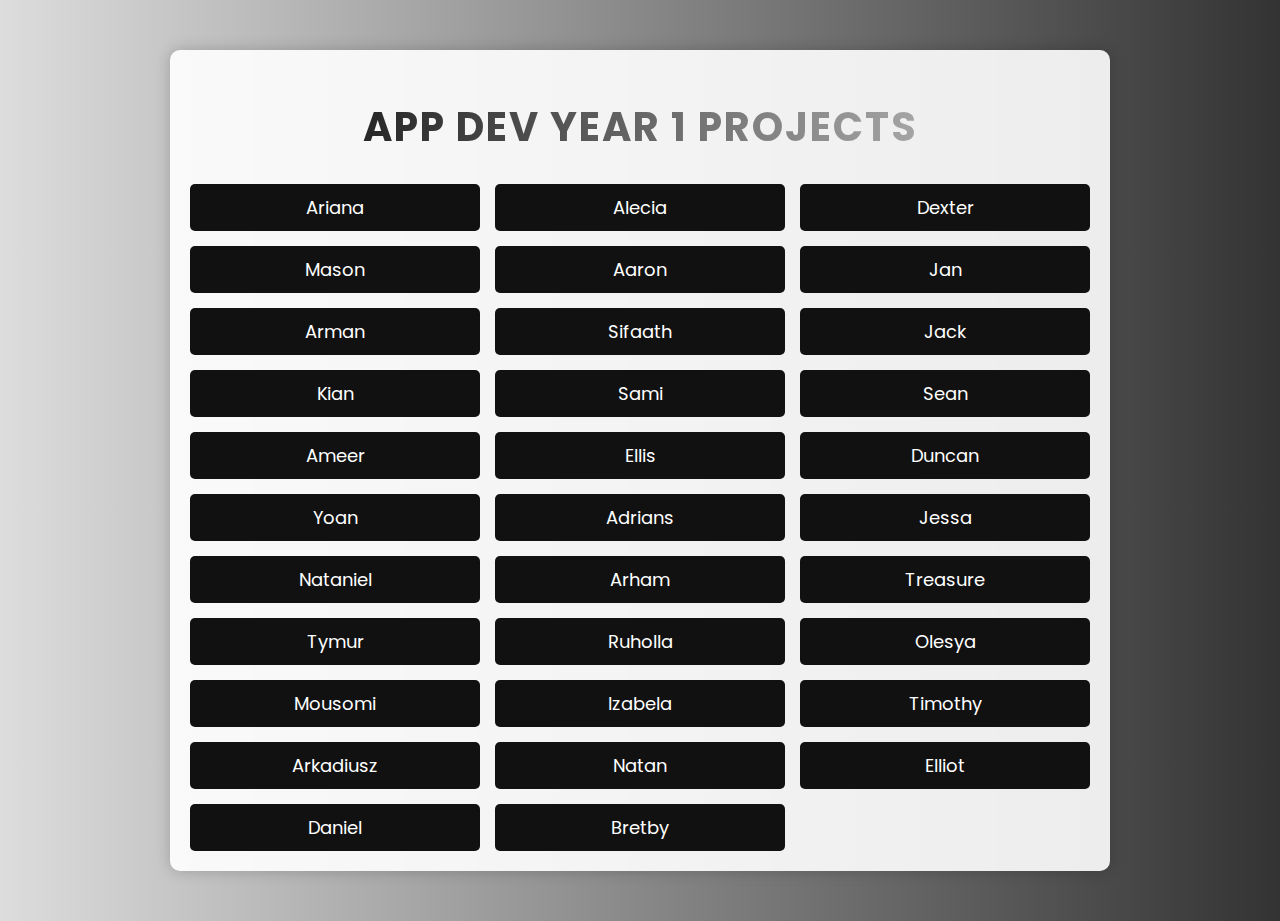
<file: AD1Projects/Index.html>
<!DOCTYPE html>
<html lang="en">
<head>
    <meta charset="UTF-8">
    <meta name="viewport" content="width=device-width, initial-scale=1.0">
    <title>App Dev Year 1 Project Work</title>
    <style>
        body {
            font-family: 'Poppins', sans-serif;
            background: linear-gradient(to right, #DDD, #333);
            color: white;
            text-align: center;
            margin: 0;
            padding: 0;
        }
        .container {
            max-width: 900px;
            margin: 50px auto;
            background: rgba(255, 255, 255, 0.9);
            padding: 20px;
            border-radius: 10px;
            box-shadow: 0 0 15px rgba(0, 0, 0, 0.2);
            color: #333;
        }
        h1 {
            color: #000000;
            font-size: 2.5em;
            font-weight: 700;
            text-transform: uppercase;
            letter-spacing: 2px;
            background: linear-gradient(to right, #000, #CCC);
            -webkit-background-clip: text;
            -webkit-text-fill-color: transparent;
        }
        .grid {
            display: grid;
            grid-template-columns: repeat(3, 1fr);
            gap: 15px;
            padding: 0;
        }
        .grid a, .centered-links a {
            display: block;
            text-decoration: none;
            color: white;
            background: #111;
            padding: 10px 15px;
            border-radius: 5px;
            transition: background 0.3s ease-in-out;
            font-size: 18px;
        }
        .grid a:hover, .centered-links a:hover {
            background: #CCC;
			color: black;
        }
        .centered-links {
            display: flex;
            justify-content: center;
            gap: 15px;
            margin-top: 15px;
        }
    </style>
    <link href="https://fonts.googleapis.com/css2?family=Poppins:wght@300;400;600&display=swap" rel="stylesheet">
</head>
<body>
    <div class="container">
        <h1>App Dev Year 1 Projects</h1>
        <div class="grid">
            <a href="about:blank" target="_blank">Ariana</a>
			<a href="about:blank" target="_blank">Alecia</a>
			<a href="about:blank" target="_blank">Dexter</a>
			<a href="about:blank" target="_blank">Mason</a>
			<a href="about:blank" target="_blank">Aaron</a>
			<a href="about:blank" target="_blank">Jan</a>
			<a href="about:blank" target="_blank">Arman</a>
			<a href="about:blank" target="_blank">Sifaath</a>
			<a href="about:blank" target="_blank">Jack</a>
			<a href="about:blank" target="_blank">Kian</a>
			<a href="about:blank" target="_blank">Sami</a>
			<a href="about:blank" target="_blank">Sean</a>
			<a href="about:blank" target="_blank">Ameer</a>
			<a href="about:blank" target="_blank">Ellis</a>
			<a href="about:blank" target="_blank">Duncan</a>
			<a href="about:blank" target="_blank">Yoan</a>
			<a href="about:blank" target="_blank">Adrians</a>
			<a href="about:blank" target="_blank">Jessa</a>
			<a href="about:blank" target="_blank">Nataniel</a>
			<a href="about:blank" target="_blank">Arham</a>
			<a href="about:blank" target="_blank">Treasure</a>
			<a href="https://tymurrr.github.io/Tymur/" target="_blank">Tymur</a>
			<a href="about:blank" target="_blank">Ruholla</a>
			<a href="about:blank" target="_blank">Olesya</a>
			<a href="about:blank" target="_blank">Mousomi</a>
			<a href="about:blank" target="_blank">Izabela</a>
			<a href="about:blank" target="_blank">Timothy</a>
			<a href="about:blank" target="_blank">Arkadiusz</a>
			<a href="about:blank" target="_blank">Natan</a>
			<a href="about:blank" target="_blank">Elliot</a>
			<a href="about:blank" target="_blank">Daniel</a>
			<a href="about:blank" target="_blank">Bretby</a>
        </div>
    </div>
</body>
</html>
</file>
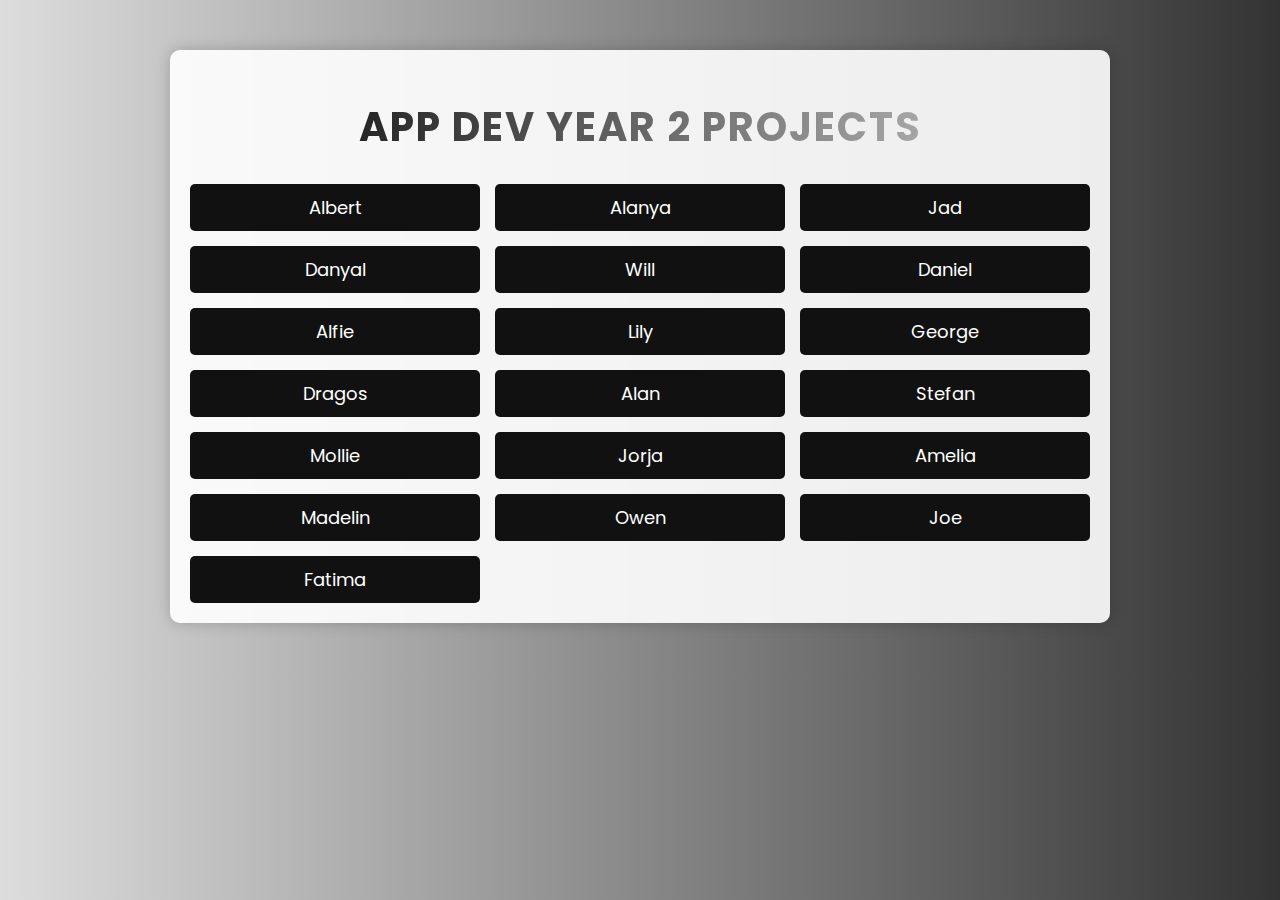
<file: AD2Projects/Index.html>
<!DOCTYPE html>
<html lang="en">
<head>
    <meta charset="UTF-8">
    <meta name="viewport" content="width=device-width, initial-scale=1.0">
    <title>App Dev Year 2 Project Work</title>
    <style>
        body {
            font-family: 'Poppins', sans-serif;
            background: linear-gradient(to right, #DDD, #333);
            color: white;
            text-align: center;
            margin: 0;
            padding: 0;
        }
        .container {
            max-width: 900px;
            margin: 50px auto;
            background: rgba(255, 255, 255, 0.9);
            padding: 20px;
            border-radius: 10px;
            box-shadow: 0 0 15px rgba(0, 0, 0, 0.2);
            color: #333;
        }
        h1 {
            color: #000000;
            font-size: 2.5em;
            font-weight: 700;
            text-transform: uppercase;
            letter-spacing: 2px;
            background: linear-gradient(to right, #000, #CCC);
            -webkit-background-clip: text;
            -webkit-text-fill-color: transparent;
        }
        .grid {
            display: grid;
            grid-template-columns: repeat(3, 1fr);
            gap: 15px;
            padding: 0;
        }
        .grid a, .centered-links a {
            display: block;
            text-decoration: none;
            color: white;
            background: #111;
            padding: 10px 15px;
            border-radius: 5px;
            transition: background 0.3s ease-in-out;
            font-size: 18px;
        }
        .grid a:hover, .centered-links a:hover {
            background: #CCC;
			color: black;
        }
        .centered-links {
            display: flex;
            justify-content: center;
            gap: 15px;
            margin-top: 15px;
        }
    </style>
    <link href="https://fonts.googleapis.com/css2?family=Poppins:wght@300;400;600&display=swap" rel="stylesheet">
</head>
<body>
    <div class="container">
        <h1>App Dev Year 2 Projects</h1>
        <div class="grid">
            <a href="about:blank" target="_blank">Albert</a>
			<a href="about:blank" target="_blank">Alanya</a>
			<a href="about:blank" target="_blank">Jad</a>
			<a href="about:blank" target="_blank">Danyal</a>
			<a href="about:blank" target="_blank">Will</a>
			<a href="about:blank" target="_blank">Daniel</a>
			<a href="about:blank" target="_blank">Alfie</a>
			<a href="about:blank" target="_blank">Lily</a>
			<a href="about:blank" target="_blank">George</a>
			<a href="about:blank" target="_blank">Dragos</a>
			<a href="about:blank" target="_blank">Alan</a>
			<a href="about:blank" target="_blank">Stefan</a>
			<a href="about:blank" target="_blank">Mollie</a>
			<a href="about:blank" target="_blank">Jorja</a>
			<a href="about:blank" target="_blank">Amelia</a>
			<a href="about:blank" target="_blank">Madelin</a>
			<a href="about:blank" target="_blank">Owen</a>
			<a href="about:blank" target="_blank">Joe</a>
			<a href="about:blank" target="_blank">Fatima</a>
        </div>
    </div>
</body>
</html>
</file>
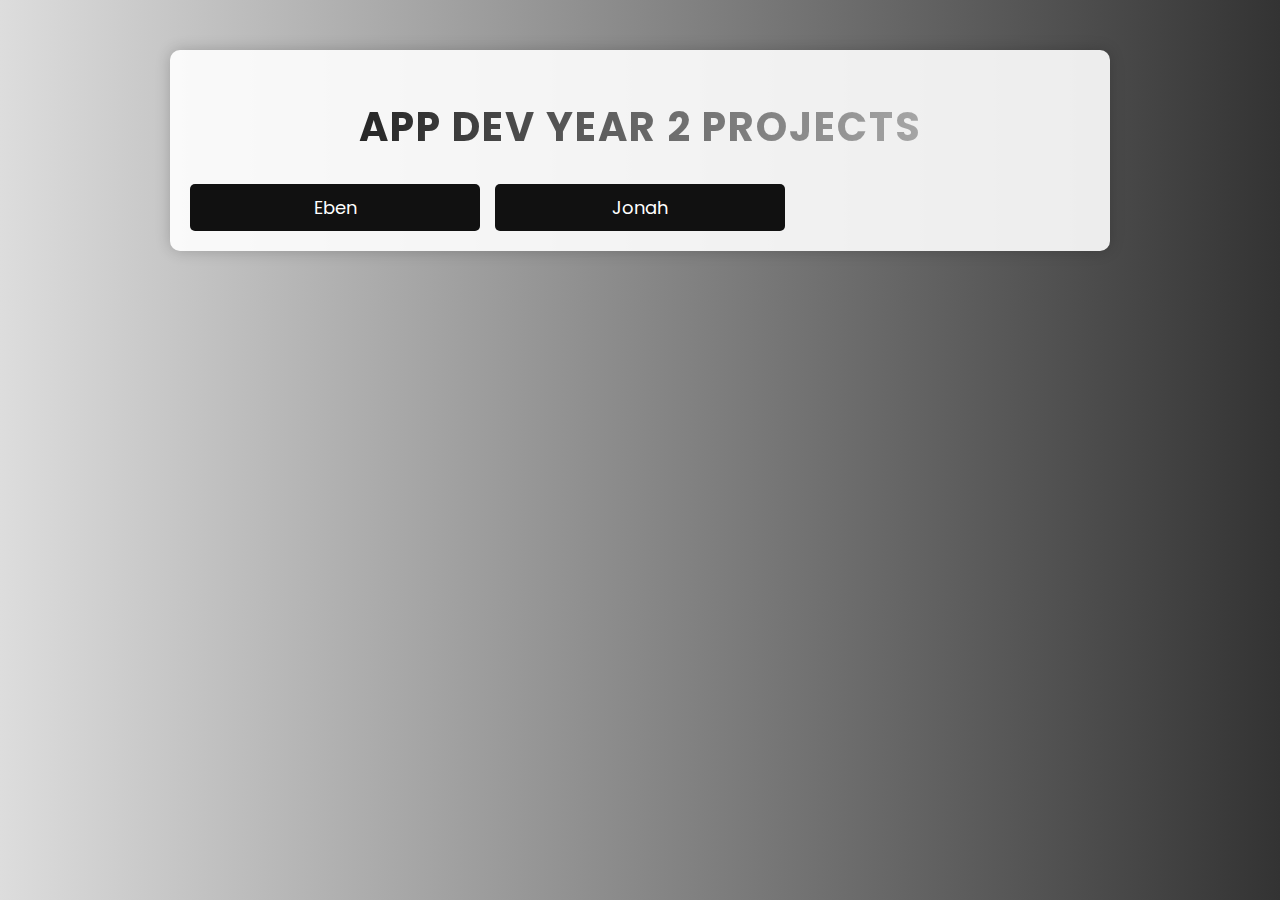
<file: AD2Projects2025/Index.html>
<!DOCTYPE html>
<html lang="en">
<head>
    <meta charset="UTF-8">
    <meta name="viewport" content="width=device-width, initial-scale=1.0">
    <title>App Dev Year 2 Project Work</title>
    <style>
        body {
            font-family: 'Poppins', sans-serif;
            background: linear-gradient(to right, #DDD, #333);
            color: white;
            text-align: center;
            margin: 0;
            padding: 0;
        }
        .container {
            max-width: 900px;
            margin: 50px auto;
            background: rgba(255, 255, 255, 0.9);
            padding: 20px;
            border-radius: 10px;
            box-shadow: 0 0 15px rgba(0, 0, 0, 0.2);
            color: #333;
        }
        h1 {
            color: #000000;
            font-size: 2.5em;
            font-weight: 700;
            text-transform: uppercase;
            letter-spacing: 2px;
            background: linear-gradient(to right, #000, #CCC);
            -webkit-background-clip: text;
            -webkit-text-fill-color: transparent;
        }
        .grid {
            display: grid;
            grid-template-columns: repeat(3, 1fr);
            gap: 15px;
            padding: 0;
        }
        .grid a, .centered-links a {
            display: block;
            text-decoration: none;
            color: white;
            background: #111;
            padding: 10px 15px;
            border-radius: 5px;
            transition: background 0.3s ease-in-out;
            font-size: 18px;
        }
        .grid a:hover, .centered-links a:hover {
            background: #CCC;
			color: black;
        }
        .centered-links {
            display: flex;
            justify-content: center;
            gap: 15px;
            margin-top: 15px;
        }
    </style>
    <link href="https://fonts.googleapis.com/css2?family=Poppins:wght@300;400;600&display=swap" rel="stylesheet">
</head>
<body>
    <div class="container">
        <h1>App Dev Year 2 Projects</h1>
        <div class="grid">
            <!--
			<a href="test">Syed</a>
			<a href="test">Alex</a>
			<a href="test">Kacper</a>
			<a href="test">Rahul</a>
			<a href="test">Yacob</a>
			<a href="test">Tom</a>
			<a href="test">Tilda</a>
			<a href="test">Aland</a>
			<a href="test">Sheriff</a>
			<a href="test">Ollie</a>
			-->
			<a href="https://qipinull.github.io/portfolio/">Eben</a>
			<a href=".\Jonah-AD2\index.html">Jonah</a>
			<!--
			<a href="test">Karl</a>
			<a href="test">Saad</a>
			<a href="test">Sean</a>
			<a href="test">Sanabal</a>
			-->
        </div>
    </div>
</body>
</html>
</file>
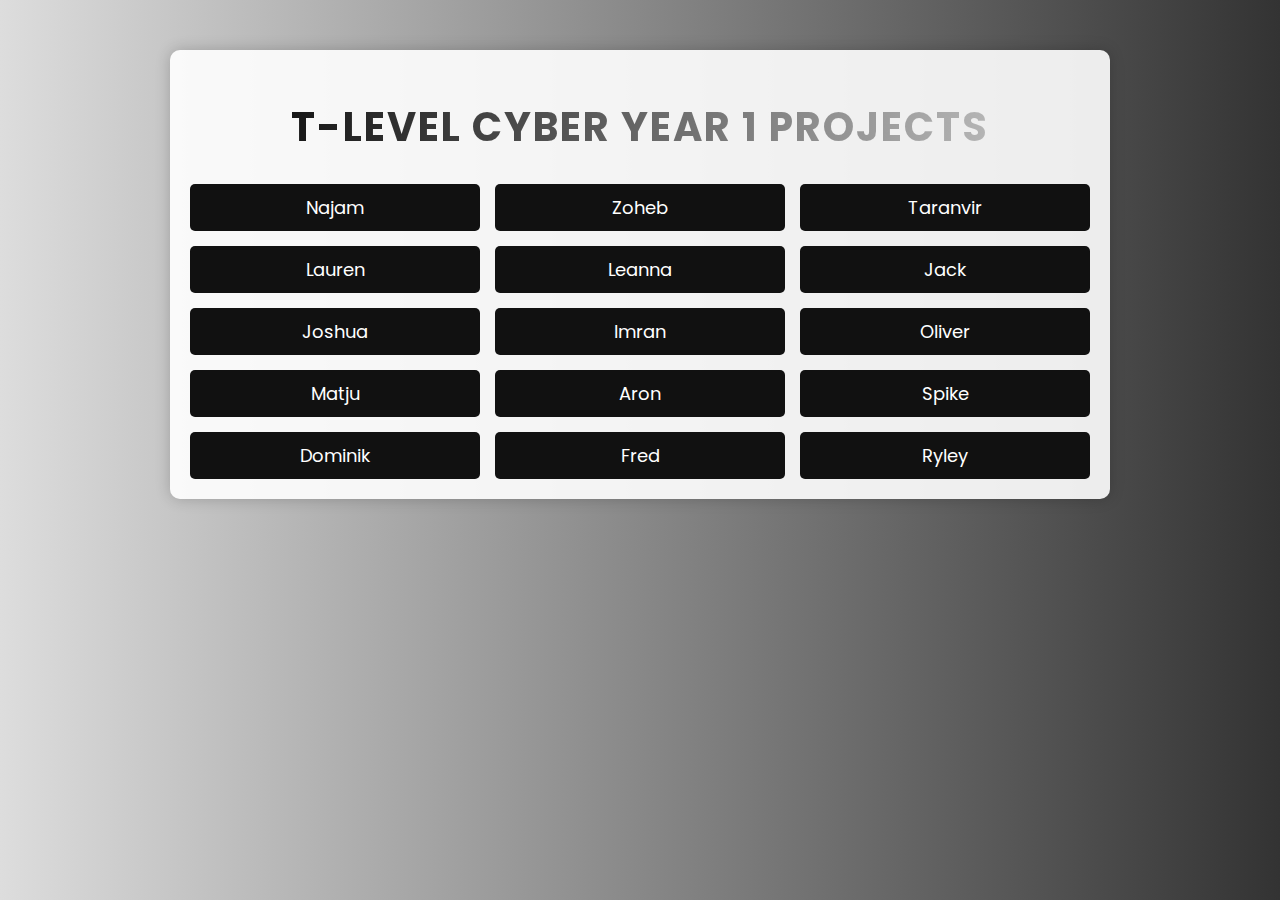
<file: Cyber1Projects/Index.html>
<!DOCTYPE html>
<html lang="en">
<head>
    <meta charset="UTF-8">
    <meta name="viewport" content="width=device-width, initial-scale=1.0">
    <title>T-Level Cyber Year 1 Project Work</title>
    <style>
        body {
            font-family: 'Poppins', sans-serif;
            background: linear-gradient(to right, #DDD, #333);
            color: white;
            text-align: center;
            margin: 0;
            padding: 0;
        }
        .container {
            max-width: 900px;
            margin: 50px auto;
            background: rgba(255, 255, 255, 0.9);
            padding: 20px;
            border-radius: 10px;
            box-shadow: 0 0 15px rgba(0, 0, 0, 0.2);
            color: #333;
        }
        h1 {
            color: #000000;
            font-size: 2.5em;
            font-weight: 700;
            text-transform: uppercase;
            letter-spacing: 2px;
            background: linear-gradient(to right, #000, #CCC);
            -webkit-background-clip: text;
            -webkit-text-fill-color: transparent;
        }
        .grid {
            display: grid;
            grid-template-columns: repeat(3, 1fr);
            gap: 15px;
            padding: 0;
        }
        .grid a, .centered-links a {
            display: block;
            text-decoration: none;
            color: white;
            background: #111;
            padding: 10px 15px;
            border-radius: 5px;
            transition: background 0.3s ease-in-out;
            font-size: 18px;
        }
        .grid a:hover, .centered-links a:hover {
            background: #CCC;
			color: black;
        }
        .centered-links {
            display: flex;
            justify-content: center;
            gap: 15px;
            margin-top: 15px;
        }
    </style>
    <link href="https://fonts.googleapis.com/css2?family=Poppins:wght@300;400;600&display=swap" rel="stylesheet">
</head>
<body>
    <div class="container">
        <h1>T-Level Cyber Year 1 Projects</h1>
        <div class="grid">
            <a href="about:blank" target="_blank">Najam</a>
            <a href="about:blank" target="_blank">Zoheb</a>
            <a href="about:blank" target="_blank">Taranvir</a>
			<a href="about:blank" target="_blank">Lauren</a>
			<a href="about:blank" target="_blank">Leanna</a>
            <a href="about:blank" target="_blank">Jack</a>
			<a href="about:blank" target="_blank">Joshua</a>
			<a href="about:blank" target="_blank">Imran</a>
			<a href="about:blank" target="_blank">Oliver</a>
			<a href="about:blank" target="_blank">Matju</a>
			<a href="about:blank" target="_blank">Aron</a>
			<a href="about:blank" target="_blank">Spike</a>
			<a href="about:blank" target="_blank">Dominik</a>
			<a href="about:blank" target="_blank">Fred</a>
			<a href="about:blank" target="_blank">Ryley</a>
        </div>
    </div>
</body>
</html>
</file>
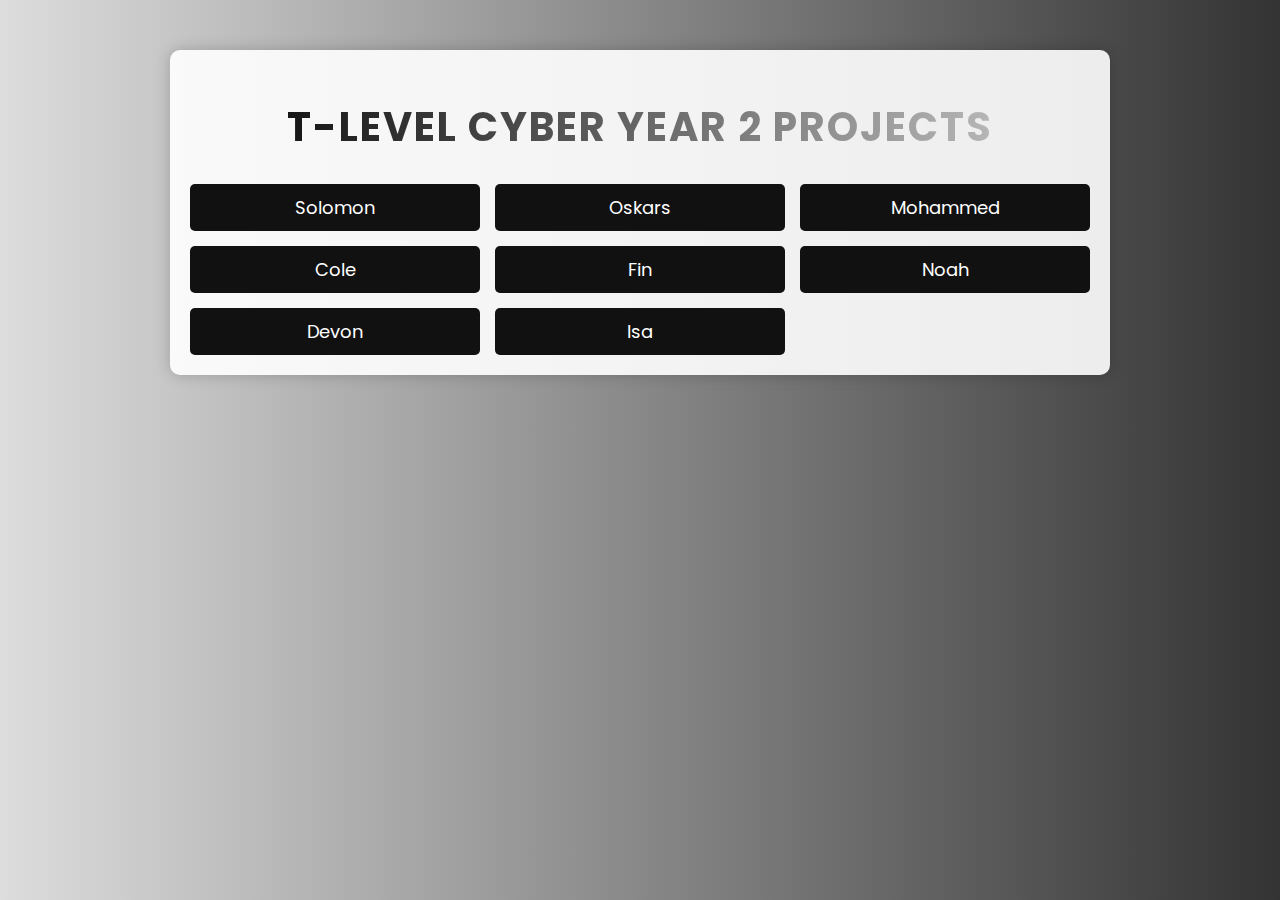
<file: Cyber2Projects/Index.html>
<!DOCTYPE html>
<html lang="en">
<head>
    <meta charset="UTF-8">
    <meta name="viewport" content="width=device-width, initial-scale=1.0">
    <title>T-Level Cyber Year 2 Project Work</title>
    <style>
        body {
            font-family: 'Poppins', sans-serif;
            background: linear-gradient(to right, #DDD, #333);
            color: white;
            text-align: center;
            margin: 0;
            padding: 0;
        }
        .container {
            max-width: 900px;
            margin: 50px auto;
            background: rgba(255, 255, 255, 0.9);
            padding: 20px;
            border-radius: 10px;
            box-shadow: 0 0 15px rgba(0, 0, 0, 0.2);
            color: #333;
        }
        h1 {
            color: #000000;
            font-size: 2.5em;
            font-weight: 700;
            text-transform: uppercase;
            letter-spacing: 2px;
            background: linear-gradient(to right, #000, #CCC);
            -webkit-background-clip: text;
            -webkit-text-fill-color: transparent;
        }
        .grid {
            display: grid;
            grid-template-columns: repeat(3, 1fr);
            gap: 15px;
            padding: 0;
        }
        .grid a, .centered-links a {
            display: block;
            text-decoration: none;
            color: white;
            background: #111;
            padding: 10px 15px;
            border-radius: 5px;
            transition: background 0.3s ease-in-out;
            font-size: 18px;
        }
        .grid a:hover, .centered-links a:hover {
            background: #CCC;
			color: black;
        }
        .centered-links {
            display: flex;
            justify-content: center;
            gap: 15px;
            margin-top: 15px;
        }
    </style>
    <link href="https://fonts.googleapis.com/css2?family=Poppins:wght@300;400;600&display=swap" rel="stylesheet">
</head>
<body>
    <div class="container">
        <h1>T-Level Cyber Year 2 Projects</h1>
        <div class="grid">
            <a href="https://solomon-hackett.github.io/" target="_blank">Solomon</a>
            <a href="https://oskarsiljins123.github.io/Oskars-Iljins-CV/" target="_blank">Oskars</a>
            <a href="https://bsdc-mohammed.github.io/" target="_blank">Mohammed</a>
            <a href="https://mathews-cole.github.io/" target="_blank">Cole</a>
            <a href="https://bsdc-finlay.github.io/" target="_blank">Fin</a>
            <a href="https://bsdc-noah.github.io/" target="_blank">Noah</a>
            <a href="https://bsdc-devon.github.io/" target="_blank">Devon</a>
            <a href="https://bsdc-isa.github.io/" target="_blank">Isa</a>
            
        </div>
    </div>
</body>
</html>
</file>
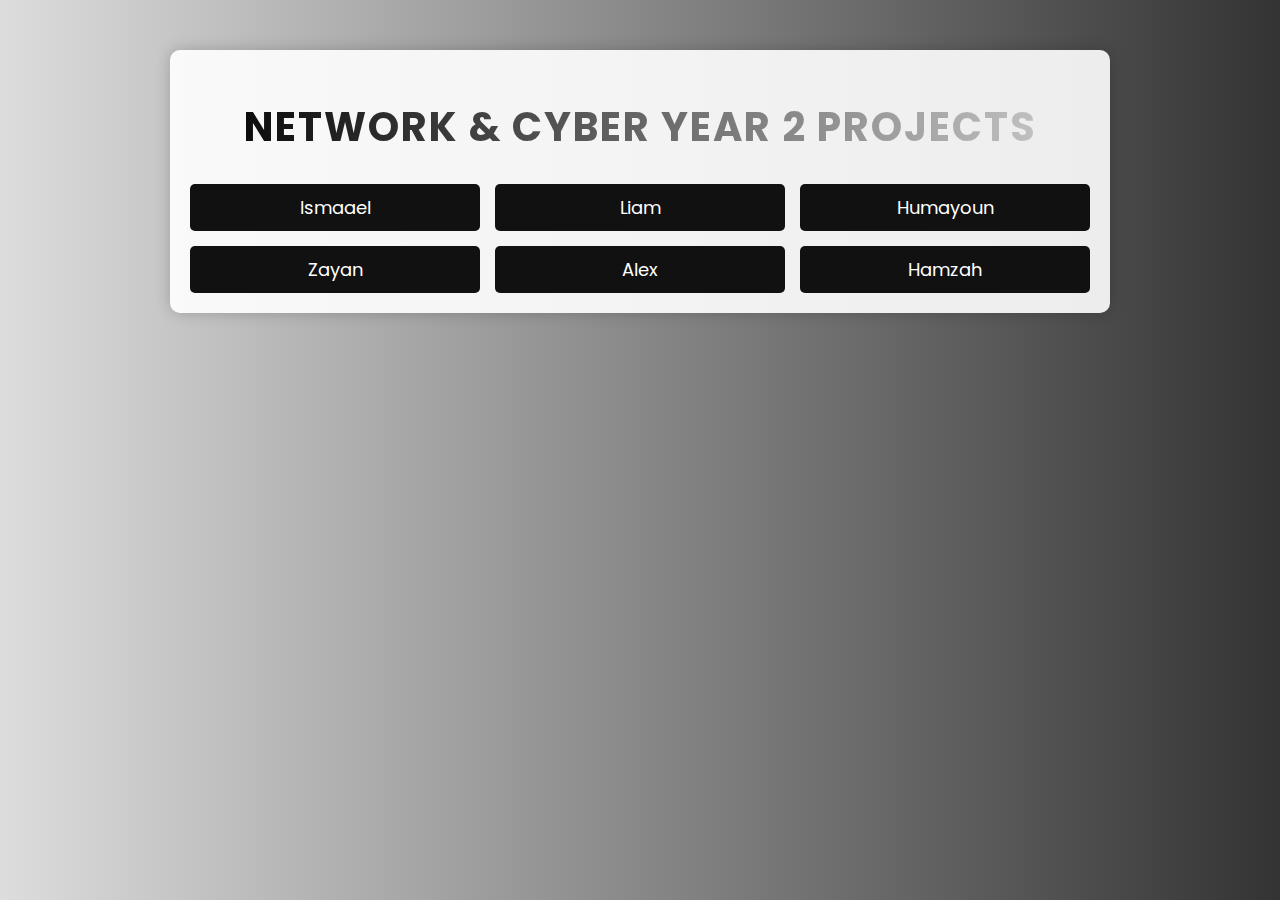
<file: Tech2Projects/Index.html>
<!DOCTYPE html>
<html lang="en">
<head>
    <meta charset="UTF-8">
    <meta name="viewport" content="width=device-width, initial-scale=1.0">
    <title>Network & Cyber Year 2 Project Work</title>
    <style>
        body {
            font-family: 'Poppins', sans-serif;
            background: linear-gradient(to right, #DDD, #333);
            color: white;
            text-align: center;
            margin: 0;
            padding: 0;
        }
        .container {
            max-width: 900px;
            margin: 50px auto;
            background: rgba(255, 255, 255, 0.9);
            padding: 20px;
            border-radius: 10px;
            box-shadow: 0 0 15px rgba(0, 0, 0, 0.2);
            color: #333;
        }
        h1 {
            color: #000000;
            font-size: 2.5em;
            font-weight: 700;
            text-transform: uppercase;
            letter-spacing: 2px;
            background: linear-gradient(to right, #000, #CCC);
            -webkit-background-clip: text;
            -webkit-text-fill-color: transparent;
        }
        .grid {
            display: grid;
            grid-template-columns: repeat(3, 1fr);
            gap: 15px;
            padding: 0;
        }
        .grid a, .centered-links a {
            display: block;
            text-decoration: none;
            color: white;
            background: #111;
            padding: 10px 15px;
            border-radius: 5px;
            transition: background 0.3s ease-in-out;
            font-size: 18px;
        }
        .grid a:hover, .centered-links a:hover {
            background: #CCC;
			color: black;
        }
        .centered-links {
            display: flex;
            justify-content: center;
            gap: 15px;
            margin-top: 15px;
        }
    </style>
    <link href="https://fonts.googleapis.com/css2?family=Poppins:wght@300;400;600&display=swap" rel="stylesheet">
</head>
<body>
    <div class="container">
        <h1>Network & Cyber Year 2 Projects</h1>
        <div class="grid">
            <!--
			<a href="https://example.com/project1" target="_blank">Dawood</a>
            <a href="https://bsdc-alberto.github.io/">Alberto</a>
			-->
            <a href="https://bsdc-ismaael.github.io/fitpal/fitpal.html">Ismaael</a>
			<!--
            <a href="https://example.com/project4" target="_blank">Musty</a>
            <a href="https://example.com/project5" target="_blank">Tom</a>
            <a href="https://example.com/project6" target="_blank">Fin</a>
            <a href="https://example.com/project7" target="_blank">Ben B</a>
            <a href="https://example.com/project8" target="_blank">Milosz</a>
            <a href="https://example.com/project9" target="_blank">Kyle</a>
			-->
            <a href="./Liam.html" target="_blank">Liam</a>
            <a href="https://humpanoon.github.io/bsdc-humayoun.github.io">Humayoun</a>
			<!--
            <a href="https://example.com/project12" target="_blank">Nyle</a>
            <a href="https://example.com/project13" target="_blank">Jamie</a>
			-->
            <a href="https://bsdc-zayan.github.io/">Zayan</a>
			<!--
            <a href="https://example.com/project15" target="_blank">Liviu</a>
            <a href="https://example.com/project16" target="_blank">Ryan</a>
			-->
            <a href="https://bsdc-alex.github.io/">Alex</a>
			<!--
            <a href="https://example.com/project18" target="_blank">Harry</a>
            <a href="https://example.com/project19" target="_blank">Owen R</a>
            <a href="https://example.com/project20" target="_blank">Mario</a>
            <a href="https://example.com/project21" target="_blank">Armandas</a>
			-->
            <a href="https://newtech-innovations-staging.b12sites.com/">Hamzah</a>
			<!--
            <a href="https://example.com/project23" target="_blank">Ant</a>
            <a href="https://example.com/project24" target="_blank">Ben W</a>
            <a href="https://example.com/project25" target="_blank">Owen W</a>
            <a href="https://example.com/project26" target="_blank">Ewan</a>
			-->
        </div>
    </div>
</body>
</html>
</file>
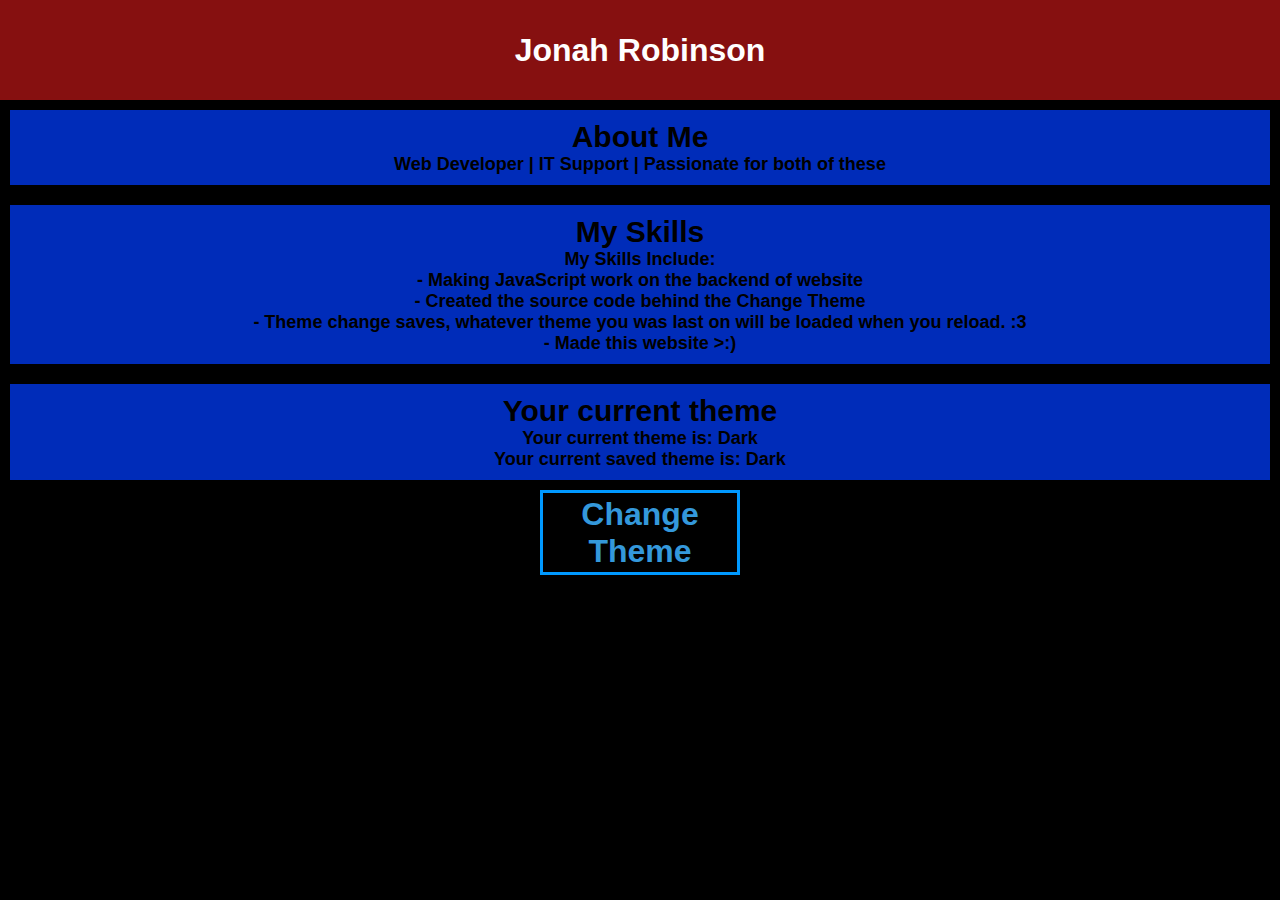
<file: AD2Projects2025/Jonah-AD2/index.html>
<!DOCTYPE html>
<head>
    <meta charset="UTF-8">
    <meta name="viewport" content="width=device-width, initial-scale=1.0">
    <title>Jonah Portfolio</title>
    <link rel="stylesheet" href="./styles.css">
</head>
<body id="body" onbeforeunload="saveTheme()"; onload="loadSave()">
    <header>
        <h1>Jonah Robinson</h1>
      </header>
      <section>
        <article>
          <h2>About Me</h2>
          <p id="bolden">Web Developer | IT Support | Passionate for both of these</p>
        </article>
        <article>
            <h2>My Skills</h2>
            <p id="bolden"> My Skills Include: <br>
                - Making JavaScript work on the backend of website <br>
                - Created the source code behind the Change Theme <br>
                - Theme change saves, whatever theme you was last on will be loaded when you reload. :3 <br>
                - Made this website >:)
            </p>
          </article>
          <article>
            <h2>Your current theme</h2>
            <p id="currTheme">Your current theme is: {JS.load}</p>
            <p id="savedTheme">Your current saved theme is: N/A</p>
          </article>
        <button class='button' onclick="themeChange()">Change Theme</button>
      </section>
</body>
<script src="./SEFB Controller.js"></script>
</html>
</file>
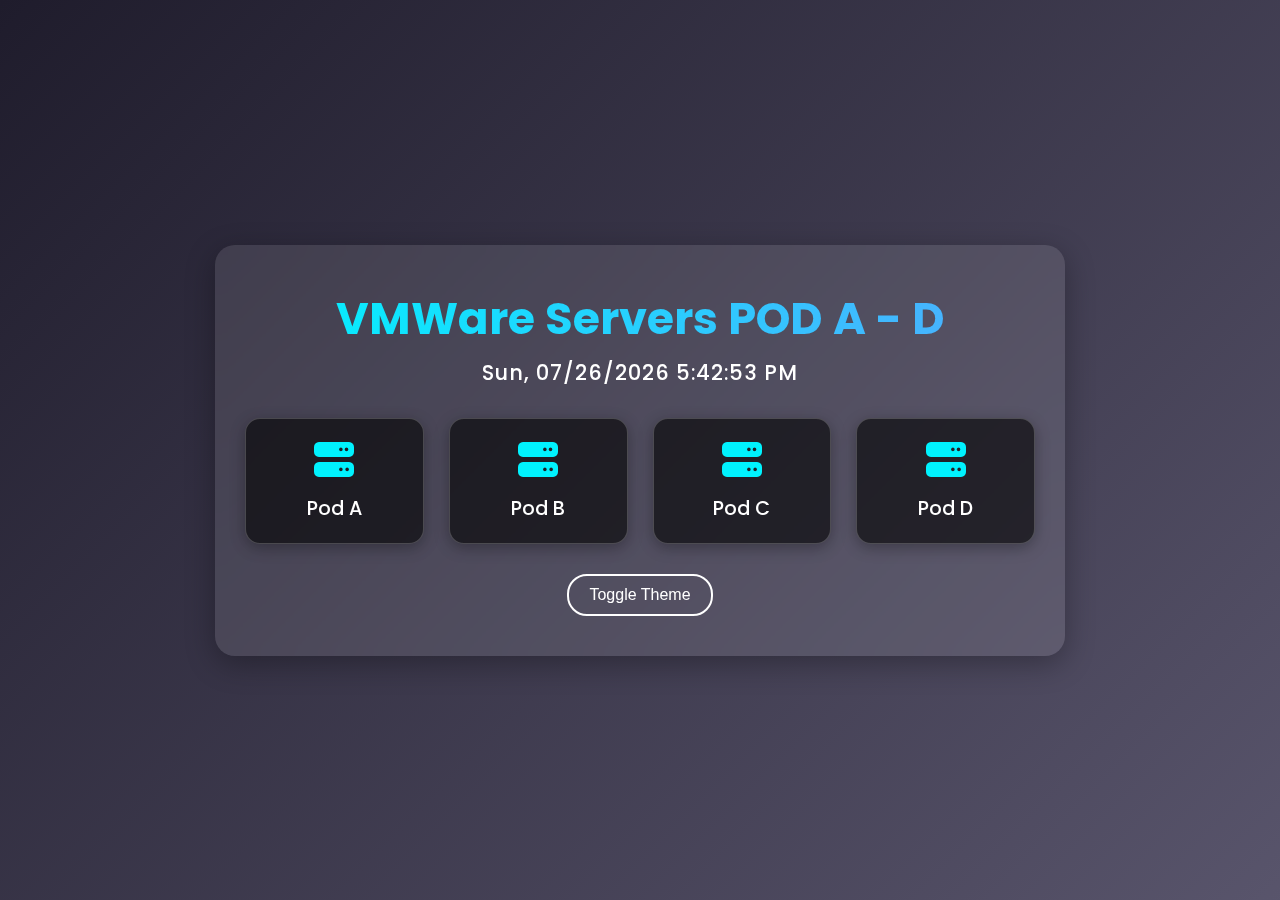
<file: PodServers.html>
<!DOCTYPE html>
<html lang="en">
<head>
  <meta charset="UTF-8" />
  <meta name="viewport" content="width=device-width, initial-scale=1.0"/>
  <title>VMWare Servers Pod A-D</title>

  <!-- Fonts & Icons -->
  <link href="https://fonts.googleapis.com/css2?family=Poppins:wght@300;400;600&display=swap" rel="stylesheet">
  <link rel="stylesheet" href="https://cdnjs.cloudflare.com/ajax/libs/font-awesome/6.5.0/css/all.min.css"/>

  <style>
    :root {
      --bg: linear-gradient(-45deg, #1f1c2c, #928dab, #1f1c2c);
      --text: #ffffff;
      --card-bg: rgba(0, 0, 0, 0.6);
      --card-icon: #00f2fe;
      --title-gradient: linear-gradient(to right, #00f2fe, #4facfe);
      --shadow: rgba(0, 255, 255, 0.3);
      --button-bg: transparent;
      --button-text: #ffffff;
      --button-hover-bg: #ffffff;
      --button-hover-text: #1f1c2c;
    }

    body.light {
      --bg: linear-gradient(to right, #e6f0ff, #ffffff);
      --text: #333333;
      --card-bg: rgba(255, 255, 255, 0.85);
      --card-icon: #003366;
      --title-gradient: linear-gradient(to right, #003366, #0059b3);
      --shadow: rgba(0, 51, 102, 0.2);
      --button-bg: transparent;
      --button-text: #333333;
      --button-hover-bg: #333333;
      --button-hover-text: #ffffff;
    }

    * {
      margin: 0;
      padding: 0;
      box-sizing: border-box;
    }

    body {
      font-family: 'Poppins', sans-serif;
      background: var(--bg);
      background-size: 400% 400%;
      animation: gradientShift 15s ease infinite;
      color: var(--text);
      display: flex;
      align-items: center;
      justify-content: center;
      min-height: 100vh;
      padding: 20px;
      transition: background 0.5s ease, color 0.5s ease;
    }

    @keyframes gradientShift {
      0% { background-position: 0% 50%; }
      50% { background-position: 100% 50%; }
      100% { background-position: 0% 50%; }
    }

    .container {
      background: rgba(255, 255, 255, 0.1);
      backdrop-filter: blur(10px);
      border-radius: 20px;
      padding: 40px 30px;
      max-width: 850px;
      width: 100%;
      box-shadow: 0 8px 30px rgba(0, 0, 0, 0.3);
      text-align: center;
    }

    h1 {
      font-size: 2.8rem;
      font-weight: 700;
      margin-bottom: 5px;
      background: var(--title-gradient);
      -webkit-background-clip: text;
      -webkit-text-fill-color: transparent;
    }

    /* New clock styling */
    #live-clock {
      font-size: 1.3rem;
      font-weight: 500;
      margin-bottom: 30px;
      color: var(--button-text);
      user-select: none;
      letter-spacing: 1px;
    }

    .grid {
      display: grid;
      grid-template-columns: repeat(auto-fit, minmax(160px, 1fr));
      gap: 25px;
      margin-bottom: 30px;
    }

    .card {
      background: var(--card-bg);
      border: 1px solid rgba(255, 255, 255, 0.2);
      padding: 20px;
      border-radius: 15px;
      transition: transform 0.3s ease, box-shadow 0.3s ease;
      text-decoration: none;
      color: var(--text);
      display: flex;
      flex-direction: column;
      align-items: center;
      box-shadow: 0 4px 15px rgba(0,0,0,0.3);
    }

    .card:hover {
      transform: rotateX(3deg) rotateY(3deg) scale(1.03);
      box-shadow: 0 6px 25px var(--shadow);
    }

    .card i {
      font-size: 2.5rem;
      margin-bottom: 15px;
      color: var(--card-icon);
      animation: pulse 2s infinite;
    }

    @keyframes pulse {
      0%, 100% { transform: scale(1); }
      50% { transform: scale(1.1); }
    }

    .card span {
      font-size: 1.2rem;
      font-weight: 500;
    }

    .theme-toggle-wrapper {
      display: flex;
      justify-content: center;
      margin-top: 20px;
    }

    .toggle-btn {
      background: var(--button-bg);
      border: 2px solid var(--button-text);
      border-radius: 20px;
      padding: 10px 20px;
      font-size: 1rem;
      cursor: pointer;
      color: var(--button-text);
      transition: all 0.3s ease;
    }

    .toggle-btn:hover {
      background: var(--button-hover-bg);
      color: var(--button-hover-text);
    }

    @media (max-width: 500px) {
      h1 {
        font-size: 2rem;
      }

      .toggle-btn {
        font-size: 0.85rem;
        padding: 8px 16px;
      }
    }
  </style>
</head>
<body>
  <div class="container">
    <h1>VMWare Servers POD A - D</h1>
    <div id="live-clock">Loading time...</div>
    <div class="grid">
      <a href="https://podahost/" target="_blank" class="card">
        <i class="fas fa-server"></i>
        <span>Pod A</span>
      </a>
      <a href="https://podbhost/" target="_blank" class="card">
        <i class="fas fa-server"></i>
        <span>Pod B</span>
      </a>
      <a href="https://podchost/" target="_blank" class="card">
        <i class="fas fa-server"></i>
        <span>Pod C</span>
      </a>
      <a href="https://poddhost/" target="_blank" class="card">
        <i class="fas fa-server"></i>
        <span>Pod D</span>
      </a>
    </div>

    <div class="theme-toggle-wrapper">
      <button class="toggle-btn" onclick="toggleMode()">Toggle Theme</button>
    </div>
  </div>

  <script>
    function toggleMode() {
      document.body.classList.toggle('light');
      localStorage.setItem('theme', document.body.classList.contains('light') ? 'light' : 'dark');
    }

    window.addEventListener('DOMContentLoaded', () => {
      if (localStorage.getItem('theme') === 'light') {
        document.body.classList.add('light');
      }
      startClock();
    });

    function startClock() {
      const clock = document.getElementById('live-clock');
      function updateTime() {
        const now = new Date();
        // Format: Day dd/mm/yyyy HH:MM:SS
        const options = { weekday: 'short', day: '2-digit', month: '2-digit', year: 'numeric' };
        const dateStr = now.toLocaleDateString(undefined, options);
        const timeStr = now.toLocaleTimeString();
        clock.textContent = `${dateStr} ${timeStr}`;
      }
      updateTime();
      setInterval(updateTime, 1000);
    }
  </script>
</body>
</html>
</file>
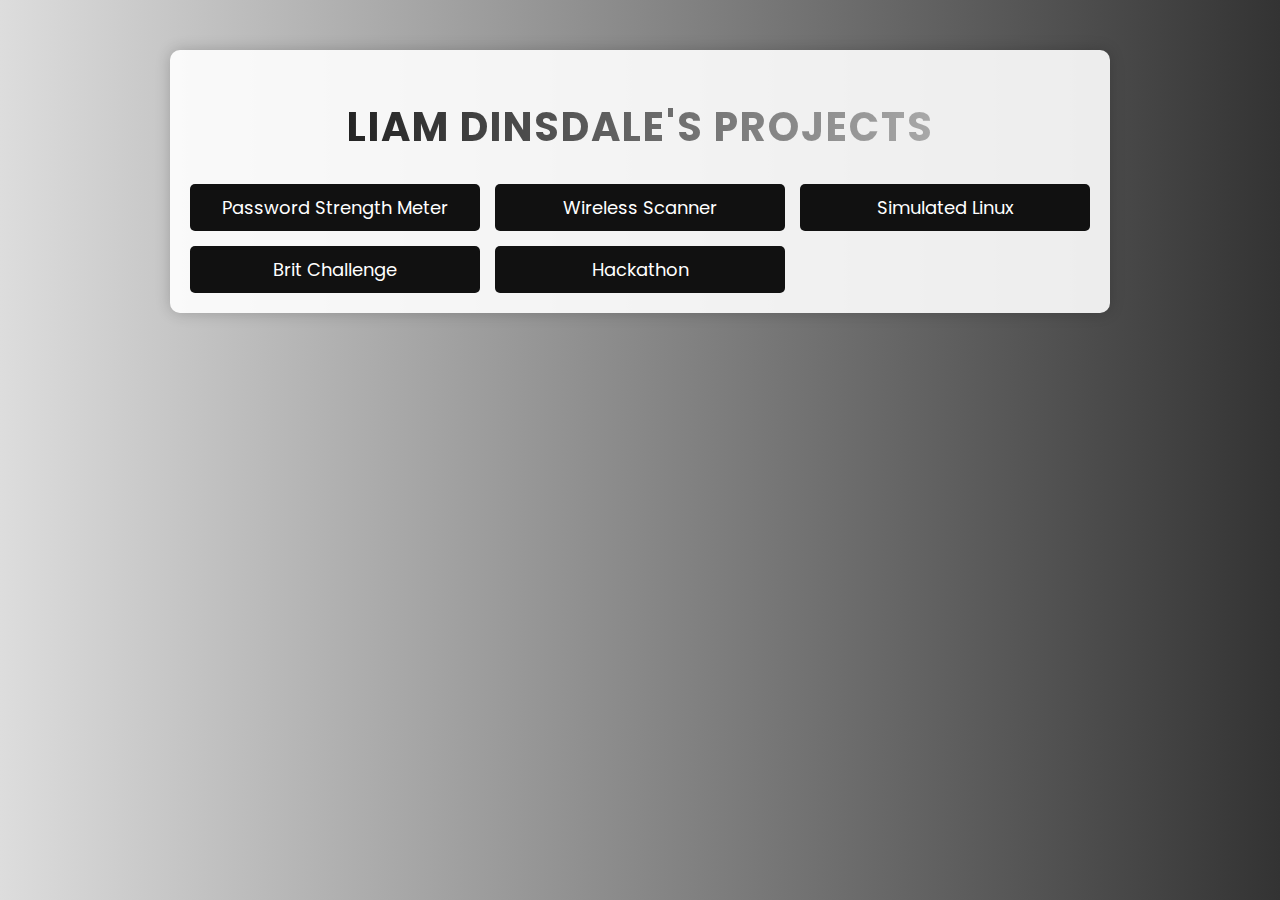
<file: Tech2Projects/Liam.html>
<!DOCTYPE html>
<html lang="en">
<head>
    <meta charset="UTF-8">
    <meta name="viewport" content="width=device-width, initial-scale=1.0">
    <title>Liam Dinsdale's Project Work</title>
    <style>
        body {
            font-family: 'Poppins', sans-serif;
            background: linear-gradient(to right, #DDD, #333);
            color: white;
            text-align: center;
            margin: 0;
            padding: 0;
        }
        .container {
            max-width: 900px;
            margin: 50px auto;
            background: rgba(255, 255, 255, 0.9);
            padding: 20px;
            border-radius: 10px;
            box-shadow: 0 0 15px rgba(0, 0, 0, 0.2);
            color: #333;
        }
        h1 {
            color: #000000;
            font-size: 2.5em;
            font-weight: 700;
            text-transform: uppercase;
            letter-spacing: 2px;
            background: linear-gradient(to right, #000, #CCC);
            -webkit-background-clip: text;
            -webkit-text-fill-color: transparent;
        }
        .grid {
            display: grid;
            grid-template-columns: repeat(3, 1fr);
            gap: 15px;
            padding: 0;
        }
        .grid a, .centered-links a {
            display: block;
            text-decoration: none;
            color: white;
            background: #111;
            padding: 10px 15px;
            border-radius: 5px;
            transition: background 0.3s ease-in-out;
            font-size: 18px;
        }
        .grid a:hover, .centered-links a:hover {
            background: #CCC;
			color: black;
        }
        .centered-links {
            display: flex;
            justify-content: center;
            gap: 15px;
            margin-top: 15px;
        }
    </style>
    <link href="https://fonts.googleapis.com/css2?family=Poppins:wght@300;400;600&display=swap" rel="stylesheet">
</head>
<body>
    <div class="container">
        <h1>Liam Dinsdale's Projects</h1>
        <div class="grid">
            <a href="https://github.com/Pandaaa-C/password-strength-meter">Password Strength Meter</a>
            <a href="https://github.com/Pandaaa-C/wireless_scanner">Wireless Scanner</a>
            <a href="https://github.com/Pandaaa-C/simulated-linux">Simulated Linux</a>
            <a href="https://github.com/Pandaaa-C/britchallenge">Brit Challenge</a>
            <a href="https://github.com/Pandaaa-C/hackathon">Hackathon</a>

        </div>
    </div>
</body>
</html>
</file>
<file: AD2Projects2025/Jonah-AD2/styles.css>
* {
    margin: 0;
    padding: 0;
    box-sizing: border-box;
}

body {
    font-family: sans-serif;
    margin: 0;
  }
header {
    background: rgba(252, 30, 30, 0.534);
    height: 100px;
  }
h1 {
    text-align: center;
    color: white;
    line-height: 100px;
    margin: 0;
  }
h2 {
    font-size: 30px;
    text-align: center;
  }
section {
    zoom: 1;
  }
article {
    padding: 10px;
    margin: 10px;
    background: rgba(0, 60, 255, 0.726);
  }
button {
    cursor: pointer;
    text-align: center;
    align-self: center;
    border: 3px solid #0099ff;
    background-color: transparent;
    height: 85px;
    width: 200px;
    color: #0099ff;
    font-weight: bolder;
    font-size: 2em;
    box-shadow: 0 6px 6px rgba(0, 0, 0, 0.6);
}

button:hover {
    background-color: black;
    color: white;
}

section {
    display: flex;
    flex-direction: column;
}

#bolden {
    font-weight: bolder;
    font-size: 18px;
    text-align: center;
}

#currTheme, #savedTheme {
    font-weight: bolder;
    font-size: 18px;
    text-align: center;
}
</file>
